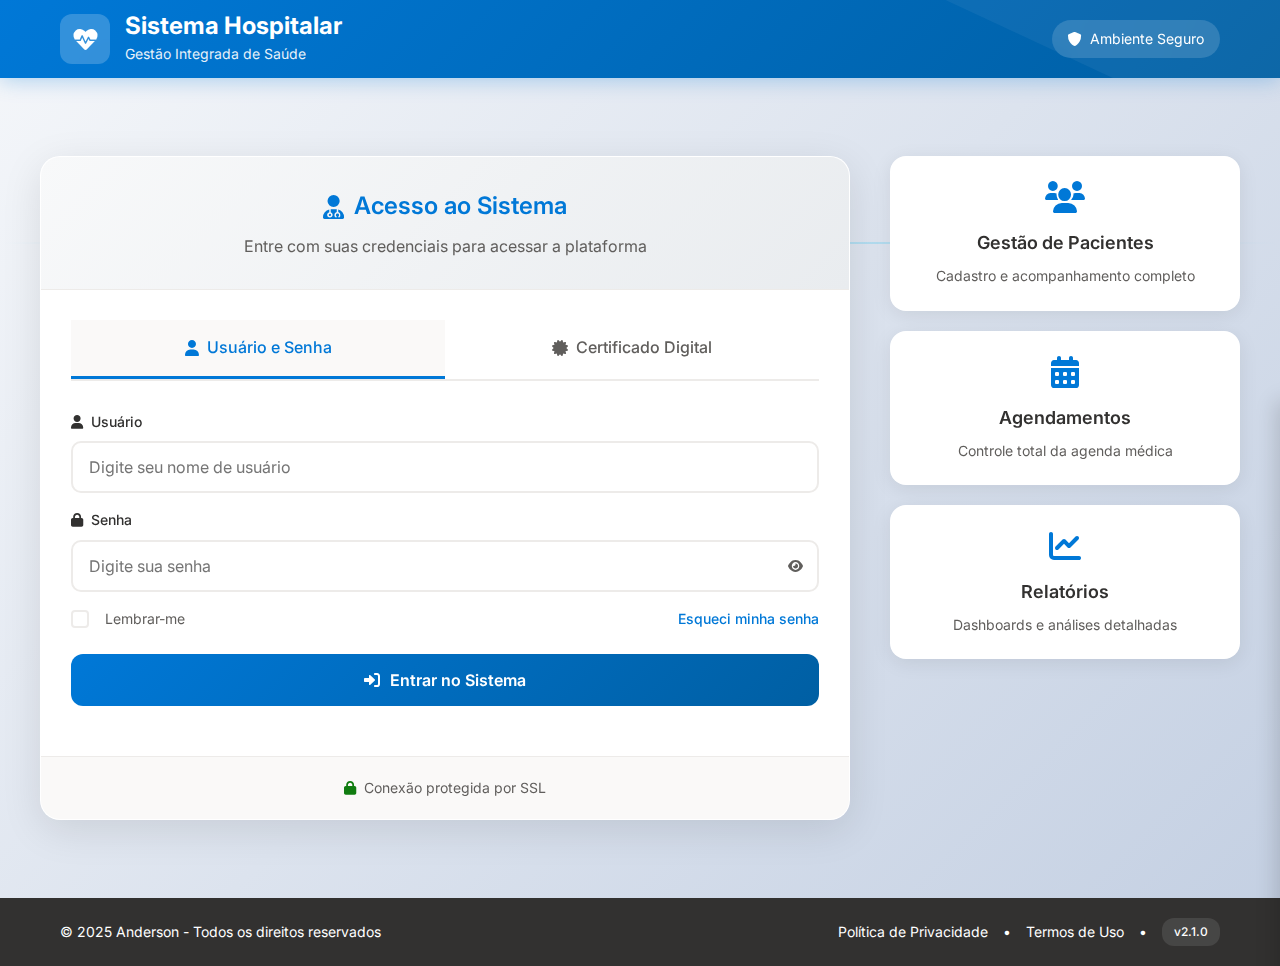
<file: templates/index.html>
<!DOCTYPE html>
<html lang="pt-br">
<head>
    <meta charset="UTF-8">
    <meta name="viewport" content="width=device-width, initial-scale=1.0">
    <title>Sistema de Gestão Hospitalar - Login</title>
    <link rel="stylesheet" href="/static/css/style.css">
    <link rel="stylesheet" href="/static/css/responsive.css">
    <link rel="stylesheet" href="/static/css/mobile-portrait-fix.css">
    <link rel="stylesheet" href="https://cdnjs.cloudflare.com/ajax/libs/font-awesome/6.0.0/css/all.min.css">
    <link rel="preconnect" href="https://fonts.googleapis.com">
    <link rel="preconnect" href="https://fonts.gstatic.com" crossorigin>
    <link href="https://fonts.googleapis.com/css2?family=Inter:wght@300;400;500;600;700&display=swap" rel="stylesheet">
</head>
<body>
    <!-- Header moderno -->
    <header class="login-header">
        <div class="header-content">
            <div class="logo-section">
                <div class="medical-icon">
                    <i class="fas fa-heartbeat"></i>
                </div>
                <div class="logo-text">
                    <h1>Sistema Hospitalar</h1>
                    <span>Gestão Integrada de Saúde</span>
                </div>
            </div>
            <div class="header-info">
                <div class="status-indicator">
                    <i class="fas fa-shield-alt"></i>
                    <span>Ambiente Seguro</span>
                </div>
            </div>
        </div>
    </header>

    <div class="login-main-container">
        <div class="login-background">
            <!-- Elementos decorativos médicos -->
            <div class="medical-pattern">
                <div class="heartbeat-line"></div>
                <div class="medical-cross-bg"></div>
                <div class="pulse-circle"></div>
            </div>
        </div>
        
        <div class="login-content-wrapper">
            <div class="login-card">
                <div class="login-card-header">
                    <div class="welcome-section">
                        <h2><i class="fas fa-user-md"></i> Acesso ao Sistema</h2>
                        <p>Entre com suas credenciais para acessar a plataforma</p>
                    </div>
                </div>
                
                <div class="login-card-body">
                    <div class="tab-container">
                        <div class="tabs">
                            <div class="tab active" onclick="switchTab('login-tab')">
                                <i class="fas fa-user"></i>
                                <span>Usuário e Senha</span>
                            </div>
                            <div class="tab" onclick="switchTab('certificate-tab')">
                                <i class="fas fa-certificate"></i>
                                <span>Certificado Digital</span>
                            </div>
                        </div>
                        
                        <div id="login-tab" class="tab-content active">
                            <form id="loginForm" method="POST" action="/login">
                                <input type="hidden" name="csrf_token" value="{{ csrf_token() }}">
                                
                                <div class="form-group">
                                    <label for="username">
                                        <i class="fas fa-user"></i>
                                        Usuário
                                    </label>
                                    <input type="text" id="username" name="username" 
                                           placeholder="Digite seu nome de usuário" required>
                                </div>
                                
                                <div class="form-group">
                                    <label for="password">
                                        <i class="fas fa-lock"></i>
                                        Senha
                                    </label>
                                    <div class="password-input-wrapper">
                                        <input type="password" id="password" name="password" 
                                               placeholder="Digite sua senha" required>
                                        <button type="button" class="toggle-password" onclick="togglePassword()">
                                            <i class="fas fa-eye"></i>
                                        </button>
                                    </div>
                                </div>
                                
                                <div class="form-options">
                                    <label class="remember-me">
                                        <input type="checkbox" name="remember">
                                        <span class="checkmark"></span>
                                        Lembrar-me
                                    </label>
                                    <a href="#" class="forgot-password">Esqueci minha senha</a>
                                </div>
                                
                                <button type="submit" class="login-btn">
                                    <i class="fas fa-sign-in-alt"></i>
                                    Entrar no Sistema
                                </button>
                            </form>
                            
                            <div id="mensagem" class="message-container"></div>
                        </div>
                        
                        <div id="certificate-tab" class="tab-content">
                            <div class="certificate-section">
                                <div class="certificate-info">
                                    <i class="fas fa-info-circle"></i>
                                    <p>Utilize seu certificado digital A1 ou A3 para acessar o sistema de forma segura.</p>
                                </div>
                                
                                <button type="button" class="certificate-btn" onclick="selectCertificate()">
                                    <i class="fas fa-certificate"></i>
                                    Selecionar Certificado Digital
                                </button>
                                
                                <div id="selected-certificate" class="certificate-selected">
                                    <p>Certificado selecionado:</p>
                                    <p id="certificate-info" class="certificate-name"></p>
                                </div>
                                
                                <button type="button" class="login-btn certificate-login" onclick="loginWithCertificate()">
                                    <i class="fas fa-shield-alt"></i>
                                    Entrar com Certificado
                                </button>
                            </div>
                        </div>
                    </div>
                </div>
                
                <div class="login-card-footer">
                    <div class="security-info">
                        <i class="fas fa-lock"></i>
                        <span>Conexão protegida por SSL</span>
                    </div>
                </div>
            </div>
            
            <!-- Informações do sistema -->
            <div class="system-info">
                <div class="info-card">
                    <i class="fas fa-users"></i>
                    <h3>Gestão de Pacientes</h3>
                    <p>Cadastro e acompanhamento completo</p>
                </div>
                <div class="info-card">
                    <i class="fas fa-calendar-alt"></i>
                    <h3>Agendamentos</h3>
                    <p>Controle total da agenda médica</p>
                </div>
                <div class="info-card">
                    <i class="fas fa-chart-line"></i>
                    <h3>Relatórios</h3>
                    <p>Dashboards e análises detalhadas</p>
                </div>
            </div>
        </div>
    </div>
    
    <!-- Painel de ajuda lateral -->
    <div class="help-panel">
        <div class="help-trigger" onclick="toggleHelp()">
            <i class="fas fa-question-circle"></i>
            <span>Ajuda</span>
        </div>
        <div class="help-content" id="helpContent">
            <div class="help-header">
                <h3><i class="fas fa-life-ring"></i> Central de Ajuda</h3>
                <button class="close-help" onclick="toggleHelp()">
                    <i class="fas fa-times"></i>
                </button>
            </div>
            <div class="help-body">
                <div class="help-section">
                    <h4><i class="fas fa-phone"></i> Suporte Técnico</h4>
                    <p>Segunda a Sexta: 8h às 18h</p>
                    <p><strong>Tel:</strong> (11) 1234-5678</p>
                    <p><strong>Email:</strong> suporte@hospitalar.com</p>
                </div>
                
                <div class="help-section">
                    <h4><i class="fas fa-key"></i> Problemas de Acesso</h4>
                    <ul>
                        <li>Verifique seu usuário e senha</li>
                        <li>Certifique-se que o Caps Lock está desabilitado</li>
                        <li>Entre em contato com o administrador</li>
                    </ul>
                </div>
                
                <div class="help-section">
                    <h4><i class="fas fa-certificate"></i> Certificado Digital</h4>
                    <ul>
                        <li>Verifique se está instalado no navegador</li>
                        <li>Confirme se está dentro da validade</li>
                        <li>Reinicie o navegador se necessário</li>
                    </ul>
                </div>
                
                <div class="help-section">
                    <h4><i class="fas fa-shield-alt"></i> Segurança</h4>
                    <p>Este sistema utiliza criptografia SSL/TLS para proteger suas informações durante a transmissão.</p>
                </div>
            </div>
        </div>
    </div>
    
    <footer class="login-footer">
        <div class="footer-content">
            <div class="footer-left">
                <p>&copy; 2025 Anderson - Todos os direitos reservados</p>
            </div>
            <div class="footer-right">
                <a href="#" onclick="showPrivacyPolicy()">Política de Privacidade</a>
                <span>•</span>
                <a href="#" onclick="showTerms()">Termos de Uso</a>
                <span>•</span>
                <span class="version">v2.1.0</span>
            </div>
        </div>
    </footer>
    
    <script src="/static/js/notifications.js"></script>
    <script src="/static/js/main.js"></script>
    <script>
        // Login form submission
        document.getElementById('loginForm').addEventListener('submit', function(e) {
            e.preventDefault();
            
            const submitBtn = this.querySelector('button[type="submit"]');
            const originalText = submitBtn.innerHTML;
            
            // Loading state
            submitBtn.innerHTML = '<i class="fas fa-spinner fa-spin"></i> Entrando...';
            submitBtn.disabled = true;
            
            fetch('/login', {
                method: 'POST',
                headers: {
                    'Content-Type': 'application/x-www-form-urlencoded',
                    'X-CSRFToken': document.querySelector('input[name="csrf_token"]').value
                },
                body: new URLSearchParams(new FormData(this))
            })
            .then(response => response.json())
            .then(data => {
                if (data.status === 'success') {
                    showMessage('Login realizado com sucesso! Redirecionando...', 'success');
                    setTimeout(() => {
                        window.location.href = '/modulos';
                    }, 1500);
                } else if (data.status === 'pending_2fa') {
                    showMessage(data.message, 'warning');
                    // Implementar 2FA modal aqui se necessário
                } else {
                    showMessage(data.message, 'error');
                }
            })
            .catch(error => {
                console.error('Erro:', error);
                showMessage('Erro ao realizar login. Verifique sua conexão e tente novamente.', 'error');
            })
            .finally(() => {
                // Restore button
                submitBtn.innerHTML = originalText;
                submitBtn.disabled = false;
            });
        });

        // Switch tabs
        function switchTab(tabId) {
            // Remove active class from all tabs and contents
            document.querySelectorAll('.tab').forEach(tab => tab.classList.remove('active'));
            document.querySelectorAll('.tab-content').forEach(content => content.classList.remove('active'));
            
            // Add active class to clicked tab and corresponding content
            event.target.classList.add('active');
            document.getElementById(tabId).classList.add('active');
        }

        // Toggle password visibility
        function togglePassword() {
            const passwordInput = document.getElementById('password');
            const toggleBtn = document.querySelector('.toggle-password i');
            
            if (passwordInput.type === 'password') {
                passwordInput.type = 'text';
                toggleBtn.className = 'fas fa-eye-slash';
            } else {
                passwordInput.type = 'password';
                toggleBtn.className = 'fas fa-eye';
            }
        }

        // Show messages
        function showMessage(message, type) {
            const messageContainer = document.getElementById('mensagem');
            messageContainer.innerHTML = `
                <div class="alert alert-${type}">
                    <i class="fas fa-${getIconForType(type)}"></i>
                    ${message}
                </div>
            `;
            
            // Auto hide after 5 seconds
            setTimeout(() => {
                messageContainer.innerHTML = '';
            }, 5000);
        }

        function getIconForType(type) {
            switch(type) {
                case 'success': return 'check-circle';
                case 'error': return 'exclamation-circle';
                case 'warning': return 'exclamation-triangle';
                default: return 'info-circle';
            }
        }

        // Certificate functions
        function selectCertificate() {
            // Simular seleção de certificado
            document.getElementById('selected-certificate').style.display = 'block';
            document.getElementById('certificate-info').textContent = 'João Silva - CPF: 123.456.789-00';
            showMessage('Certificado selecionado com sucesso!', 'success');
        }

        function loginWithCertificate() {
            showMessage('Funcionalidade de certificado digital em desenvolvimento.', 'warning');
        }

        // Help panel
        function toggleHelp() {
            const helpContent = document.getElementById('helpContent');
            helpContent.classList.toggle('active');
        }

        // Privacy and terms
        function showPrivacyPolicy() {
            alert('Política de Privacidade - Em desenvolvimento');
        }

        function showTerms() {
            alert('Termos de Uso - Em desenvolvimento');
        }

        // Animations on load
        document.addEventListener('DOMContentLoaded', function() {
            // Animate elements on page load
            const elements = document.querySelectorAll('.login-card, .info-card, .help-trigger');
            elements.forEach((el, index) => {
                el.style.opacity = '0';
                el.style.transform = 'translateY(20px)';
                
                setTimeout(() => {
                    el.style.transition = 'all 0.6s ease';
                    el.style.opacity = '1';
                    el.style.transform = 'translateY(0)';
                }, index * 200);
            });
        });
    </script>
    
    <!-- JavaScript Responsivo -->
    <script src="/static/js/responsive.js"></script>
</body>
</html>
</file>
<file: static/css/style.css>
* {
    margin: 0;
    padding: 0;
    box-sizing: border-box;
    font-family: 'Inter', 'Segoe UI', Tahoma, Geneva, Verdana, sans-serif;
}

:root {
    --primary-color: #0078D7;
    --primary-dark: #005FA3;
    --secondary-color: #00BCF2;
    --success-color: #107C10;
    --warning-color: #FFB900;
    --error-color: #D13438;
    --text-primary: #323130;
    --text-secondary: #605E5C;
    --background-light: #FAF9F8;
    --background-white: #FFFFFF;
    --border-light: #EDEBE9;
    --shadow-light: rgba(0, 0, 0, 0.1);
    --shadow-medium: rgba(0, 0, 0, 0.16);
}

body {
    background: linear-gradient(135deg, #f5f7fa 0%, #c3cfe2 100%);
    min-height: 100vh;
    margin: 0;
    overflow-x: hidden;
    position: relative;
    color: var(--text-primary);
}

/* Header moderno */
.login-header {
    background: linear-gradient(135deg, var(--primary-color), var(--primary-dark));
    color: white;
    padding: 15px 0;
    box-shadow: 0 2px 20px rgba(0, 120, 215, 0.3);
    position: relative;
    overflow: hidden;
}

.login-header::before {
    content: '';
    position: absolute;
    top: -50%;
    right: -20%;
    width: 50%;
    height: 200%;
    background: rgba(255, 255, 255, 0.05);
    transform: rotate(25deg);
}

.header-content {
    max-width: 1200px;
    margin: 0 auto;
    padding: 0 20px;
    display: flex;
    justify-content: space-between;
    align-items: center;
    position: relative;
    z-index: 2;
}

.logo-section {
    display: flex;
    align-items: center;
    gap: 15px;
}

.medical-icon {
    width: 50px;
    height: 50px;
    background: rgba(255, 255, 255, 0.2);
    border-radius: 12px;
    display: flex;
    align-items: center;
    justify-content: center;
    font-size: 24px;
    backdrop-filter: blur(10px);
}

.logo-text h1 {
    font-size: 24px;
    font-weight: 700;
    margin: 0;
    line-height: 1.2;
}

.logo-text span {
    font-size: 14px;
    opacity: 0.9;
    font-weight: 400;
}

.header-info {
    display: flex;
    align-items: center;
}

.status-indicator {
    display: flex;
    align-items: center;
    gap: 8px;
    background: rgba(255, 255, 255, 0.15);
    padding: 8px 16px;
    border-radius: 20px;
    font-size: 14px;
    backdrop-filter: blur(10px);
}

/* Container principal */
.login-main-container {
    min-height: calc(100vh - 80px);
    display: flex;
    align-items: center;
    justify-content: center;
    padding: 40px 20px;
    position: relative;
}

.login-background {
    position: absolute;
    top: 0;
    left: 0;
    right: 0;
    bottom: 0;
    overflow: hidden;
    z-index: 1;
}

.medical-pattern {
    position: relative;
    width: 100%;
    height: 100%;
}

.heartbeat-line {
    position: absolute;
    top: 20%;
    left: 0;
    right: 0;
    height: 2px;
    background: linear-gradient(90deg, transparent, var(--secondary-color), transparent);
    opacity: 0.3;
    animation: heartbeat 3s infinite;
}

.medical-cross-bg {
    position: absolute;
    top: 60%;
    right: 10%;
    width: 100px;
    height: 100px;
    opacity: 0.1;
}

.medical-cross-bg::before,
.medical-cross-bg::after {
    content: '';
    position: absolute;
    background: var(--primary-color);
}

.medical-cross-bg::before {
    width: 60%;
    height: 20%;
    top: 40%;
    left: 20%;
}

.medical-cross-bg::after {
    height: 60%;
    width: 20%;
    left: 40%;
    top: 20%;
}

.pulse-circle {
    position: absolute;
    bottom: 20%;
    left: 15%;
    width: 80px;
    height: 80px;
    border: 2px solid var(--primary-color);
    border-radius: 50%;
    opacity: 0.2;
    animation: pulse 4s infinite;
}

@keyframes heartbeat {
    0%, 100% { transform: scaleX(0); opacity: 0; }
    50% { transform: scaleX(1); opacity: 0.3; }
}

@keyframes pulse {
    0% { transform: scale(1); opacity: 0.2; }
    50% { transform: scale(1.2); opacity: 0.1; }
    100% { transform: scale(1); opacity: 0.2; }
}

.login-content-wrapper {
    width: 100%;
    max-width: 1200px;
    display: grid;
    grid-template-columns: 1fr 350px;
    gap: 40px;
    align-items: start;
    position: relative;
    z-index: 2;
}

/* Card de login */
.login-card {
    background: var(--background-white);
    border-radius: 20px;
    box-shadow: 0 10px 40px rgba(0, 0, 0, 0.1);
    overflow: hidden;
    backdrop-filter: blur(20px);
    border: 1px solid rgba(255, 255, 255, 0.2);
}

.login-card-header {
    background: linear-gradient(135deg, #f8f9fa, #e9ecef);
    padding: 30px;
    text-align: center;
    border-bottom: 1px solid var(--border-light);
}

.welcome-section h2 {
    color: var(--primary-color);
    font-size: 24px;
    font-weight: 600;
    margin-bottom: 8px;
    display: flex;
    align-items: center;
    justify-content: center;
    gap: 10px;
}

.welcome-section p {
    color: var(--text-secondary);
    font-size: 16px;
    margin: 0;
}

.login-card-body {
    padding: 30px;
}

/* Tabs */
.tab-container {
    width: 100%;
}

.tabs {
    display: flex;
    border-bottom: 2px solid var(--border-light);
    margin-bottom: 30px;
}

.tab {
    flex: 1;
    padding: 15px 20px;
    text-align: center;
    color: var(--text-secondary);
    cursor: pointer;
    transition: all 0.3s ease;
    border-bottom: 3px solid transparent;
    display: flex;
    align-items: center;
    justify-content: center;
    gap: 8px;
    font-weight: 500;
}

.tab:hover {
    background: var(--background-light);
    color: var(--primary-color);
}

.tab.active {
    color: var(--primary-color);
    border-bottom-color: var(--primary-color);
    background: var(--background-light);
}

.tab-content {
    display: none;
}

.tab-content.active {
    display: block;
    animation: fadeInUp 0.4s ease;
}

@keyframes fadeInUp {
    from {
        opacity: 0;
        transform: translateY(20px);
    }
    to {
        opacity: 1;
        transform: translateY(0);
    }
}

/* Form groups */
.form-group {
    margin-bottom: 24px;
}

.form-group label {
    display: flex;
    align-items: center;
    gap: 8px;
    margin-bottom: 8px;
    color: var(--text-primary);
    font-weight: 500;
    font-size: 14px;
}

.form-group input {
    width: 100%;
    padding: 14px 16px;
    border: 2px solid var(--border-light);
    background: var(--background-white);
    color: var(--text-primary);
    border-radius: 10px;
    font-size: 16px;
    transition: all 0.3s ease;
}

.form-group input:focus {
    border-color: var(--primary-color);
    outline: none;
    box-shadow: 0 0 0 3px rgba(0, 120, 215, 0.1);
}

.form-group input.is-invalid {
    border-color: var(--error-color);
    box-shadow: 0 0 0 3px rgba(209, 52, 56, 0.1);
}

.form-group input.is-valid {
    border-color: var(--success-color);
    box-shadow: 0 0 0 3px rgba(16, 124, 16, 0.1);
}

.password-input-wrapper {
    position: relative;
}

.toggle-password {
    position: absolute;
    right: 12px;
    top: 50%;
    transform: translateY(-50%);
    background: none;
    border: none;
    color: var(--text-secondary);
    cursor: pointer;
    padding: 4px;
    border-radius: 4px;
    transition: color 0.3s ease;
}

.toggle-password:hover {
    color: var(--primary-color);
}

/* Form options */
.form-options {
    display: flex;
    justify-content: space-between;
    align-items: center;
    margin-bottom: 24px;
}

.remember-me {
    display: flex;
    align-items: center;
    gap: 8px;
    cursor: pointer;
    color: var(--text-secondary);
    font-size: 14px;
}

.remember-me input[type="checkbox"] {
    appearance: none;
    width: 18px;
    height: 18px;
    border: 2px solid var(--border-light);
    border-radius: 4px;
    position: relative;
    cursor: pointer;
    transition: all 0.3s ease;
}

.remember-me input[type="checkbox"]:checked {
    background: var(--primary-color);
    border-color: var(--primary-color);
}

.remember-me input[type="checkbox"]:checked::after {
    content: '✓';
    position: absolute;
    top: -2px;
    left: 2px;
    color: white;
    font-size: 12px;
    font-weight: bold;
}

.forgot-password {
    color: var(--primary-color);
    text-decoration: none;
    font-size: 14px;
    font-weight: 500;
    transition: color 0.3s ease;
}

.forgot-password:hover {
    color: var(--primary-dark);
    text-decoration: underline;
}

/* Buttons */
.login-btn {
    width: 100%;
    padding: 16px;
    background: linear-gradient(135deg, var(--primary-color), var(--primary-dark));
    color: white;
    border: none;
    border-radius: 12px;
    font-size: 16px;
    font-weight: 600;
    cursor: pointer;
    transition: all 0.3s ease;
    display: flex;
    align-items: center;
    justify-content: center;
    gap: 10px;
    position: relative;
    overflow: hidden;
}

.login-btn::before {
    content: '';
    position: absolute;
    top: 0;
    left: -100%;
    width: 100%;
    height: 100%;
    background: linear-gradient(90deg, transparent, rgba(255, 255, 255, 0.2), transparent);
    transition: left 0.5s ease;
}

.login-btn:hover::before {
    left: 100%;
}

.login-btn:hover {
    transform: translateY(-2px);
    box-shadow: 0 8px 25px rgba(0, 120, 215, 0.3);
}

.login-btn:active {
    transform: translateY(0);
}

.login-btn:disabled {
    opacity: 0.7;
    cursor: not-allowed;
    transform: none;
}

/* Certificate section */
.certificate-section {
    text-align: center;
}

.certificate-info {
    background: var(--background-light);
    padding: 20px;
    border-radius: 10px;
    margin-bottom: 20px;
    display: flex;
    align-items: flex-start;
    gap: 12px;
}

.certificate-info i {
    color: var(--primary-color);
    margin-top: 2px;
}

.certificate-info p {
    color: var(--text-secondary);
    font-size: 14px;
    line-height: 1.5;
    margin: 0;
}

.certificate-btn {
    width: 100%;
    padding: 16px;
    background: var(--background-white);
    color: var(--primary-color);
    border: 2px solid var(--primary-color);
    border-radius: 12px;
    font-size: 16px;
    font-weight: 500;
    cursor: pointer;
    transition: all 0.3s ease;
    display: flex;
    align-items: center;
    justify-content: center;
    gap: 10px;
    margin-bottom: 20px;
}

.certificate-btn:hover {
    background: var(--primary-color);
    color: white;
    transform: translateY(-2px);
    box-shadow: 0 8px 25px rgba(0, 120, 215, 0.2);
}

.certificate-selected {
    background: var(--background-light);
    padding: 15px;
    border-radius: 8px;
    margin-bottom: 20px;
    display: none;
}

.certificate-selected p:first-child {
    color: var(--text-secondary);
    font-size: 14px;
    margin-bottom: 5px;
}

.certificate-name {
    color: var(--primary-color);
    font-weight: 600;
    margin: 0;
}

.certificate-login {
    background: linear-gradient(135deg, var(--success-color), #0e6e0e);
}

.certificate-login:hover {
    box-shadow: 0 8px 25px rgba(16, 124, 16, 0.3);
}

/* Footer do card */
.login-card-footer {
    background: var(--background-light);
    padding: 20px 30px;
    border-top: 1px solid var(--border-light);
    text-align: center;
}

.security-info {
    display: flex;
    align-items: center;
    justify-content: center;
    gap: 8px;
    color: var(--text-secondary);
    font-size: 14px;
}

.security-info i {
    color: var(--success-color);
}

/* Info cards laterais */
.system-info {
    display: flex;
    flex-direction: column;
    gap: 20px;
}

.info-card {
    background: var(--background-white);
    padding: 24px;
    border-radius: 16px;
    box-shadow: 0 4px 20px rgba(0, 0, 0, 0.08);
    text-align: center;
    transition: all 0.3s ease;
    border: 1px solid rgba(255, 255, 255, 0.2);
}

.info-card:hover {
    transform: translateY(-4px);
    box-shadow: 0 8px 30px rgba(0, 0, 0, 0.12);
}

.info-card i {
    font-size: 32px;
    color: var(--primary-color);
    margin-bottom: 16px;
    display: block;
}

.info-card h3 {
    color: var(--text-primary);
    font-size: 18px;
    font-weight: 600;
    margin-bottom: 8px;
}

.info-card p {
    color: var(--text-secondary);
    font-size: 14px;
    margin: 0;
    line-height: 1.4;
}

/* Help panel */
.help-panel {
    position: fixed;
    right: 0;
    top: 50%;
    transform: translateY(-50%);
    z-index: 1000;
}

.help-trigger {
    background: var(--primary-color);
    color: white;
    padding: 15px 12px 15px 20px;
    cursor: pointer;
    border-radius: 12px 0 0 12px;
    box-shadow: -4px 0 20px rgba(0, 120, 215, 0.3);
    transition: all 0.3s ease;
    display: flex;
    align-items: center;
    gap: 8px;
    font-weight: 500;
    writing-mode: vertical-lr;
    text-orientation: mixed;
}

.help-trigger:hover {
    background: var(--primary-dark);
    transform: translateX(-5px);
}

.help-content {
    position: fixed;
    right: -400px;
    top: 0;
    width: 400px;
    height: 100vh;
    background: var(--background-white);
    box-shadow: -4px 0 20px rgba(0, 0, 0, 0.15);
    transition: right 0.4s ease;
    overflow-y: auto;
    z-index: 1001;
}

.help-content.active {
    right: 0;
}

.help-header {
    background: var(--primary-color);
    color: white;
    padding: 20px;
    display: flex;
    justify-content: space-between;
    align-items: center;
}

.help-header h3 {
    margin: 0;
    font-size: 18px;
    font-weight: 600;
}

.close-help {
    background: none;
    border: none;
    color: white;
    font-size: 20px;
    cursor: pointer;
    padding: 5px;
    border-radius: 4px;
    transition: background 0.3s ease;
}

.close-help:hover {
    background: rgba(255, 255, 255, 0.2);
}

.help-body {
    padding: 30px 20px;
}

.help-section {
    margin-bottom: 30px;
}

.help-section h4 {
    color: var(--primary-color);
    font-size: 16px;
    font-weight: 600;
    margin-bottom: 12px;
    display: flex;
    align-items: center;
    gap: 8px;
}

.help-section p,
.help-section li {
    color: var(--text-secondary);
    font-size: 14px;
    line-height: 1.6;
    margin-bottom: 8px;
}

.help-section ul {
    margin-left: 20px;
}

.help-section strong {
    color: var(--text-primary);
}

/* Footer */
.login-footer {
    background: var(--text-primary);
    color: white;
    padding: 20px 0;
    margin-top: auto;
}

.footer-content {
    max-width: 1200px;
    margin: 0 auto;
    padding: 0 20px;
    display: flex;
    justify-content: space-between;
    align-items: center;
    flex-wrap: wrap;
    gap: 20px;
}

.footer-left p {
    margin: 0;
    font-size: 14px;
}

.footer-right {
    display: flex;
    align-items: center;
    gap: 15px;
    font-size: 14px;
}

.footer-right a {
    color: white;
    text-decoration: none;
    transition: color 0.3s ease;
}

.footer-right a:hover {
    color: var(--secondary-color);
}

.version {
    background: rgba(255, 255, 255, 0.1);
    padding: 4px 12px;
    border-radius: 12px;
    font-size: 12px;
    font-weight: 500;
}

/* Message alerts */
.message-container {
    margin-top: 20px;
}

.alert {
    padding: 12px 16px;
    border-radius: 8px;
    display: flex;
    align-items: center;
    gap: 10px;
    font-size: 14px;
    margin-bottom: 15px;
    border: 1px solid;
    animation: slideInDown 0.4s ease;
}

@keyframes slideInDown {
    from {
        opacity: 0;
        transform: translateY(-20px);
    }
    to {
        opacity: 1;
        transform: translateY(0);
    }
}

.alert-success {
    background: rgba(16, 124, 16, 0.1);
    border-color: var(--success-color);
    color: var(--success-color);
}

.alert-error {
    background: rgba(209, 52, 56, 0.1);
    border-color: var(--error-color);
    color: var(--error-color);
}

.alert-warning {
    background: rgba(255, 185, 0, 0.1);
    border-color: var(--warning-color);
    color: #8A6914;
}

/* Estilos adicionais para melhorar a experiência */
@keyframes spin {
    0% { transform: rotate(0deg); }
    100% { transform: rotate(360deg); }
}

.fa-spinner.fa-spin {
    animation: spin 1s linear infinite;
}

.info-card:hover i {
    transform: scale(1.1);
    transition: transform 0.3s ease;
}

html {
    scroll-behavior: smooth;
}

button:focus,
input:focus,
.tab:focus {
    outline: 3px solid rgba(0, 120, 215, 0.3);
    outline-offset: 2px;
}

@media (prefers-reduced-motion: reduce) {
    *,
    *::before,
    *::after {
        animation-duration: 0.01ms !important;
        animation-iteration-count: 1 !important;
        transition-duration: 0.01ms !important;
    }
}

@media (prefers-contrast: high) {
    :root {
        --border-light: #000000;
        --text-secondary: #000000;
    }
}

@media (prefers-color-scheme: dark) {
    /* Futura implementação do modo escuro */
}

@media print {
    .help-panel,
    .system-info,
    .login-footer {
        display: none;
    }
    
    .login-card {
        box-shadow: none;
        border: 1px solid #000;
    }
}
</file>
<file: static/css/responsive.css>
/* =========================================
   SISTEMA HOSPITALAR - CSS RESPONSIVO
   Design Mobile-First para todas as telas
   ========================================= */

/* ====================================
   BREAKPOINTS PADRÃO
   ==================================== */
/*
  Mobile:      até 767px
  Tablet:      768px - 1023px  
  Desktop:     1024px+
  Large:       1440px+
*/

/* ====================================
   RESET E CONFIGURAÇÕES BASE
   ==================================== */
* {
    box-sizing: border-box;
}

/* Viewport meta configurado no HTML */
html {
    font-size: 16px; /* Base para rem */
    -webkit-text-size-adjust: 100%;
    -ms-text-size-adjust: 100%;
}

body {
    font-family: 'Inter', 'Segoe UI', system-ui, -apple-system, sans-serif;
    line-height: 1.6;
    -webkit-font-smoothing: antialiased;
    -moz-osx-font-smoothing: grayscale;
    overflow-x: hidden;
}

/* ====================================
   CONTAINER RESPONSIVO
   ==================================== */
.container {
    width: 100%;
    max-width: 1200px;
    margin: 0 auto;
    padding: 0 1rem;
}

/* Mobile */
@media (max-width: 767px) {
    .container {
        padding: 0 0.75rem;
    }
}

/* Tablet */
@media (min-width: 768px) and (max-width: 1023px) {
    .container {
        padding: 0 1.5rem;
    }
}

/* Desktop */
@media (min-width: 1024px) {
    .container {
        padding: 0 2rem;
    }
}

/* ====================================
   HEADER RESPONSIVO
   ==================================== */
.login-header {
    padding: 0.75rem 0;
}

.header-content {
    display: flex;
    justify-content: space-between;
    align-items: center;
    flex-wrap: wrap;
    gap: 1rem;
}

/* Mobile Header */
@media (max-width: 767px) {
    .login-header {
        padding: 0.5rem 0;
    }
    
    .header-content {
        flex-direction: column;
        text-align: center;
        gap: 0.5rem;
    }
    
    .logo-section {
        justify-content: center;
    }
    
    .medical-icon {
        width: 40px;
        height: 40px;
        font-size: 20px;
    }
    
    .logo-text h1 {
        font-size: 1.25rem; /* 20px */
    }
    
    .logo-text span {
        font-size: 0.75rem; /* 12px */
    }
    
    .header-info {
        display: none; /* Oculta informações extras no mobile */
    }
}

/* Tablet Header */
@media (min-width: 768px) and (max-width: 1023px) {
    .logo-text h1 {
        font-size: 1.375rem; /* 22px */
    }
    
    .header-info {
        flex-direction: column;
        gap: 0.25rem;
    }
}

/* ====================================
   CARDS E CONTAINERS RESPONSIVOS
   ==================================== */
.card, .login-container {
    border-radius: 12px;
    padding: 1.5rem;
    margin: 1rem 0;
    box-shadow: 0 4px 20px rgba(0, 0, 0, 0.1);
}

/* Mobile Cards */
@media (max-width: 767px) {
    .card, .login-container {
        border-radius: 8px;
        padding: 1rem;
        margin: 0.5rem 0;
    }
}

/* ====================================
   FORMULÁRIOS RESPONSIVOS
   ==================================== */
.form-group {
    margin-bottom: 1rem;
}

.form-control {
    width: 100%;
    padding: 0.75rem;
    border: 1px solid #ddd;
    border-radius: 6px;
    font-size: 1rem;
    transition: all 0.3s ease;
}

/* Mobile Forms */
@media (max-width: 767px) {
    .form-control {
        padding: 0.875rem; /* Maior para touch */
        font-size: 1rem; /* Evita zoom no iOS */
        border-radius: 8px;
    }
    
    /* Botões maiores para touch */
    .btn {
        padding: 0.875rem 1.5rem;
        font-size: 1rem;
        min-height: 44px; /* Mínimo recomendado */
    }
}

/* Tablet Forms */
@media (min-width: 768px) and (max-width: 1023px) {
    .form-control {
        padding: 0.8rem;
    }
}

/* ====================================
   GRID RESPONSIVO
   ==================================== */
.row {
    display: flex;
    flex-wrap: wrap;
    margin: 0 -0.5rem;
}

.col {
    flex: 1;
    padding: 0 0.5rem;
}

/* Mobile Grid - Stack verticalmente */
@media (max-width: 767px) {
    .row {
        flex-direction: column;
        margin: 0;
    }
    
    .col {
        padding: 0.25rem 0;
    }
    
    .col-md-6,
    .col-lg-4,
    .col-lg-6 {
        width: 100%;
        flex: none;
    }
}

/* Tablet Grid */
@media (min-width: 768px) and (max-width: 1023px) {
    .col-md-6 {
        width: 50%;
        flex: none;
    }
    
    .col-lg-4 {
        width: 50%; /* 2 colunas no tablet */
        flex: none;
    }
}

/* Desktop Grid */
@media (min-width: 1024px) {
    .col-lg-4 {
        width: 33.333%;
        flex: none;
    }
    
    .col-lg-6 {
        width: 50%;
        flex: none;
    }
}

/* ====================================
   TABELAS RESPONSIVAS
   ==================================== */
.table-responsive {
    width: 100%;
    overflow-x: auto;
    -webkit-overflow-scrolling: touch;
}

.table {
    width: 100%;
    min-width: 600px; /* Mínimo para manter legibilidade */
}

/* Mobile Tables */
@media (max-width: 767px) {
    .table-responsive {
        border-radius: 8px;
        box-shadow: 0 2px 8px rgba(0, 0, 0, 0.1);
    }
    
    .table {
        font-size: 0.875rem;
        min-width: 500px;
    }
    
    .table th,
    .table td {
        padding: 0.5rem;
        white-space: nowrap;
    }
}

/* ====================================
   NAVEGAÇÃO RESPONSIVA
   ==================================== */
.navbar {
    display: flex;
    justify-content: space-between;
    align-items: center;
    padding: 1rem 0;
}

.nav-menu {
    display: flex;
    list-style: none;
    gap: 1rem;
    margin: 0;
    padding: 0;
}

/* Mobile Navigation */
@media (max-width: 767px) {
    .nav-menu {
        display: none; /* Oculta menu padrão */
        position: fixed;
        top: 0;
        left: 0;
        width: 100%;
        height: 100vh;
        background: rgba(0, 0, 0, 0.9);
        flex-direction: column;
        justify-content: center;
        align-items: center;
        z-index: 1000;
    }
    
    .nav-menu.active {
        display: flex;
    }
    
    .nav-menu li {
        margin: 1rem 0;
    }
    
    .nav-menu a {
        color: white;
        font-size: 1.25rem;
        text-decoration: none;
    }
    
    /* Botão hambúrguer */
    .mobile-menu-btn {
        display: block;
        background: none;
        border: none;
        font-size: 1.5rem;
        color: white;
        cursor: pointer;
    }
}

/* Desktop Navigation */
@media (min-width: 768px) {
    .mobile-menu-btn {
        display: none;
    }
}

/* ====================================
   BOTÕES RESPONSIVOS
   ==================================== */
.btn {
    display: inline-block;
    padding: 0.75rem 1.5rem;
    border: none;
    border-radius: 6px;
    font-size: 0.875rem;
    font-weight: 500;
    text-align: center;
    text-decoration: none;
    cursor: pointer;
    transition: all 0.3s ease;
    min-width: fit-content;
}

/* Mobile Buttons */
@media (max-width: 767px) {
    .btn {
        width: 100%;
        padding: 1rem;
        font-size: 1rem;
        border-radius: 8px;
    }
    
    .btn-group {
        display: flex;
        flex-direction: column;
        gap: 0.5rem;
    }
    
    .btn-group .btn {
        width: 100%;
    }
}

/* ====================================
   MODAIS RESPONSIVOS
   ==================================== */
.modal {
    position: fixed;
    top: 0;
    left: 0;
    width: 100%;
    height: 100%;
    background: rgba(0, 0, 0, 0.5);
    display: flex;
    justify-content: center;
    align-items: center;
    z-index: 1000;
}

.modal-content {
    background: white;
    border-radius: 12px;
    padding: 2rem;
    max-width: 500px;
    width: 90%;
    max-height: 90vh;
    overflow-y: auto;
}

/* Mobile Modals */
@media (max-width: 767px) {
    .modal {
        align-items: flex-start;
        padding: 1rem 0;
    }
    
    .modal-content {
        width: 95%;
        margin: 1rem auto;
        padding: 1.5rem;
        border-radius: 8px;
        max-height: calc(100vh - 2rem);
    }
}

/* ====================================
   ALERTAS E NOTIFICAÇÕES RESPONSIVAS
   ==================================== */
.alert {
    padding: 1rem;
    border-radius: 8px;
    margin: 1rem 0;
}

/* Mobile Alerts */
@media (max-width: 767px) {
    .alert {
        padding: 0.75rem;
        font-size: 0.875rem;
        border-radius: 6px;
    }
}

/* ====================================
   UTILITÁRIOS RESPONSIVOS
   ==================================== */

/* Visibility Classes */
.mobile-only {
    display: block;
}

.tablet-only,
.desktop-only {
    display: none;
}

@media (min-width: 768px) and (max-width: 1023px) {
    .mobile-only {
        display: none;
    }
    .tablet-only {
        display: block;
    }
}

@media (min-width: 1024px) {
    .mobile-only,
    .tablet-only {
        display: none;
    }
    .desktop-only {
        display: block;
    }
}

/* Text Alignment */
@media (max-width: 767px) {
    .text-center-mobile {
        text-align: center;
    }
}

/* Spacing */
@media (max-width: 767px) {
    .mb-mobile-1 { margin-bottom: 0.5rem; }
    .mb-mobile-2 { margin-bottom: 1rem; }
    .mt-mobile-1 { margin-top: 0.5rem; }
    .mt-mobile-2 { margin-top: 1rem; }
}

/* ====================================
   PERFORMANCE E OTIMIZAÇÕES
   ==================================== */

/* Touch Improvements */
@media (hover: none) and (pointer: coarse) {
    .btn:hover {
        transform: none;
    }
    
    .card:hover {
        transform: none;
    }
}

/* High DPI Displays */
@media (-webkit-min-device-pixel-ratio: 2), (min-resolution: 192dpi) {
    .logo-text h1 {
        font-weight: 600; /* Melhor renderização em high DPI */
    }
}

/* Reduced Motion */
@media (prefers-reduced-motion: reduce) {
    * {
        animation-duration: 0.01ms !important;
        animation-iteration-count: 1 !important;
        transition-duration: 0.01ms !important;
    }
}

/* ====================================
   DARK MODE SUPPORT (Futuro)
   ==================================== */
@media (prefers-color-scheme: dark) {
    :root {
        --background-light: #1a1a1a;
        --background-white: #2d2d2d;
        --text-primary: #ffffff;
        --text-secondary: #b3b3b3;
        --border-light: #404040;
    }
}
</file>
<file: static/css/mobile-portrait-fix.css>
/* =========================================
   MOBILE PORTRAIT (VERTICAL) - CORREÇÕES
   Otimizações específicas para celular vertical
   ========================================= */

/* ====================================
   CONFIGURAÇÕES BASE PORTRAIT
   ==================================== */

/* Força viewport correto em mobile portrait */
@media screen and (max-width: 767px) and (orientation: portrait) {
    html {
        font-size: 14px; /* Base menor para aproveitar espaço */
        -webkit-text-size-adjust: 100%;
        -ms-text-size-adjust: 100%;
    }
    
    body {
        min-height: 100vh;
        margin: 0;
        padding: 0;
        overflow-x: hidden;
        font-size: 14px;
        line-height: 1.4;
    }
}

/* ====================================
   HEADER OTIMIZADO PORTRAIT
   ==================================== */

@media screen and (max-width: 767px) and (orientation: portrait) {
    .login-header,
    .modern-header,
    .main-header {
        padding: 0.5rem 0;
        min-height: auto;
        position: sticky;
        top: 0;
        z-index: 100;
    }
    
    .header-content,
    .header-container {
        flex-direction: column;
        gap: 0.5rem;
        padding: 0 1rem;
        text-align: center;
    }
    
    .logo-section {
        order: 1;
        margin-bottom: 0.5rem;
    }
    
    .logo-text h1 {
        font-size: 1.125rem !important;
        margin: 0;
        line-height: 1.2;
    }
    
    .logo-text span {
        font-size: 0.75rem !important;
        opacity: 0.8;
    }
    
    .medical-icon,
    .logo-icon {
        width: 32px !important;
        height: 32px !important;
        font-size: 16px !important;
    }
    
    /* Oculta elementos secundários no header para economizar espaço */
    .header-info,
    .status-indicator,
    .version {
        display: none !important;
    }
    
    /* Header actions compacto */
    .header-actions {
        order: 2;
        width: 100%;
        justify-content: center;
        gap: 0.5rem;
    }
    
    .search-container {
        max-width: 200px;
        flex: 1;
    }
    
    .search-input {
        padding: 0.5rem 0.75rem !important;
        font-size: 14px !important;
        border-radius: 6px;
    }
    
    .user-profile {
        display: none !important;
    }
}

/* ====================================
   NAVEGAÇÃO MOBILE PORTRAIT
   ==================================== */

@media screen and (max-width: 767px) and (orientation: portrait) {
    /* Menu hambúrguer otimizado */
    .mobile-menu-btn {
        width: 36px !important;
        height: 36px !important;
        font-size: 16px !important;
        border-radius: 6px;
        position: fixed;
        top: 0.75rem;
        right: 1rem;
        z-index: 1001;
        background: rgba(0, 0, 0, 0.8) !important;
        color: white !important;
        border: none;
        backdrop-filter: blur(10px);
    }
    
    /* Menu fullscreen para portrait */
    .nav-menu.active,
    .header-actions.active,
    .module-nav.active {
        position: fixed !important;
        top: 0 !important;
        left: 0 !important;
        width: 100vw !important;
        height: 100vh !important;
        background: rgba(37, 99, 235, 0.95) !important;
        backdrop-filter: blur(20px);
        display: flex !important;
        flex-direction: column !important;
        justify-content: center !important;
        align-items: center !important;
        gap: 1.5rem !important;
        z-index: 1000 !important;
        padding: 2rem 1rem;
        box-sizing: border-box;
    }
    
    .nav-menu.active a,
    .header-actions.active a,
    .module-nav.active a {
        color: white !important;
        font-size: 1.25rem !important;
        text-decoration: none !important;
        padding: 1rem 2rem !important;
        border-radius: 8px !important;
        background: rgba(255, 255, 255, 0.1) !important;
        backdrop-filter: blur(10px);
        min-width: 200px !important;
        text-align: center !important;
        transition: all 0.3s ease;
    }
    
    .nav-menu.active a:hover,
    .header-actions.active a:hover {
        background: rgba(255, 255, 255, 0.2) !important;
        transform: scale(1.05);
    }
}

/* ====================================
   CARDS E MÓDULOS PORTRAIT
   ==================================== */

@media screen and (max-width: 767px) and (orientation: portrait) {
    .modules-grid,
    .cards-grid {
        grid-template-columns: 1fr !important;
        gap: 0.75rem !important;
        padding: 0.75rem !important;
        margin: 0;
    }
    
    .module-card,
    .card {
        margin: 0 !important;
        padding: 1rem !important;
        border-radius: 8px !important;
        min-height: 100px !important;
        box-shadow: 0 2px 8px rgba(0, 0, 0, 0.1) !important;
    }
    
    .module-icon {
        font-size: 1.5rem !important;
        margin-bottom: 0.5rem !important;
    }
    
    .module-title {
        font-size: 1rem !important;
        margin-bottom: 0.5rem !important;
        line-height: 1.3;
    }
    
    .module-description {
        font-size: 0.8rem !important;
        line-height: 1.3 !important;
        display: -webkit-box !important;
        -webkit-line-clamp: 2 !important;
        line-clamp: 2 !important;
        -webkit-box-orient: vertical !important;
        overflow: hidden !important;
    }
    
    .module-stats {
        margin-top: 0.75rem !important;
        gap: 0.25rem !important;
    }
    
    .stat-item {
        font-size: 0.65rem !important;
        padding: 0.25rem 0.5rem !important;
        border-radius: 4px !important;
    }
}

/* ====================================
   FORMULÁRIOS PORTRAIT OTIMIZADOS
   ==================================== */

@media screen and (max-width: 767px) and (orientation: portrait) {
    .form-container,
    .login-card {
        margin: 0.5rem !important;
        padding: 1rem !important;
        border-radius: 8px !important;
        width: calc(100% - 1rem) !important;
        box-sizing: border-box;
    }
    
    .form-row {
        grid-template-columns: 1fr !important;
        gap: 0.75rem !important;
        margin-bottom: 0.75rem !important;
    }
    
    .form-group {
        margin-bottom: 0.75rem !important;
    }
    
    .form-group label {
        font-size: 0.875rem !important;
        font-weight: 600 !important;
        margin-bottom: 0.375rem !important;
        display: block;
        color: #374151;
    }
    
    .form-control {
        width: 100% !important;
        padding: 0.875rem !important;
        font-size: 16px !important; /* Previne zoom iOS */
        border: 1px solid #d1d5db !important;
        border-radius: 6px !important;
        box-sizing: border-box !important;
        -webkit-appearance: none !important;
        appearance: none !important;
    }
    
    .form-control:focus {
        outline: none !important;
        border-color: #3b82f6 !important;
        box-shadow: 0 0 0 2px rgba(59, 130, 246, 0.2) !important;
    }
    
    /* Selects otimizados */
    select.form-control {
        background-image: url("data:image/svg+xml,%3csvg xmlns='http://www.w3.org/2000/svg' fill='none' viewBox='0 0 20 20'%3e%3cpath stroke='%236b7280' stroke-linecap='round' stroke-linejoin='round' stroke-width='1.5' d='m6 8 4 4 4-4'/%3e%3c/svg%3e") !important;
        background-position: right 0.75rem center !important;
        background-repeat: no-repeat !important;
        background-size: 16px 12px !important;
        padding-right: 2.5rem !important;
    }
    
    /* Textareas otimizadas */
    textarea.form-control {
        min-height: 80px !important;
        resize: vertical !important;
        line-height: 1.4 !important;
    }
    
    /* Botões otimizados para portrait */
    .btn {
        width: 100% !important;
        padding: 0.875rem 1rem !important;
        font-size: 0.9rem !important;
        border-radius: 6px !important;
        margin-bottom: 0.5rem !important;
        min-height: 44px !important; /* Apple guidelines */
        display: flex !important;
        align-items: center !important;
        justify-content: center !important;
        gap: 0.5rem !important;
        font-weight: 600 !important;
    }
    
    .btn-group {
        display: flex !important;
        flex-direction: column !important;
        gap: 0.5rem !important;
        width: 100% !important;
    }
    
    .btn-toggle {
        margin: 0 !important;
        min-width: auto !important;
    }
}

/* ====================================
   TABELAS RESPONSIVAS PORTRAIT
   ==================================== */

@media screen and (max-width: 767px) and (orientation: portrait) {
    .table-responsive {
        border-radius: 6px !important;
        box-shadow: 0 2px 8px rgba(0, 0, 0, 0.1) !important;
        margin: 0.5rem 0 !important;
    }
    
    .patients-table,
    .table {
        font-size: 0.75rem !important;
        min-width: 400px !important; /* Mínimo para scroll horizontal */
    }
    
    .patients-table th,
    .patients-table td,
    .table th,
    .table td {
        padding: 0.5rem 0.375rem !important;
        vertical-align: middle !important;
        white-space: nowrap !important;
    }
    
    .patients-table th,
    .table th {
        font-size: 0.7rem !important;
        background: #f8fafc !important;
        position: sticky !important;
        top: 0 !important;
        z-index: 10 !important;
    }
    
    /* Oculta colunas menos importantes em portrait */
    .mobile-portrait-hidden {
        display: none !important;
    }
    
    /* Botões de ação compactos */
    .action-buttons {
        display: flex !important;
        flex-direction: column !important;
        gap: 0.25rem !important;
        min-width: 80px !important;
    }
    
    .action-buttons .btn {
        padding: 0.375rem 0.5rem !important;
        font-size: 0.7rem !important;
        min-width: auto !important;
        width: 100% !important;
        margin: 0 !important;
    }
}

/* ====================================
   MODAIS PORTRAIT OTIMIZADOS
   ==================================== */

@media screen and (max-width: 767px) and (orientation: portrait) {
    .modal {
        padding: 0 !important;
    }
    
    .modal-content {
        width: 100% !important;
        height: 100vh !important;
        max-height: 100vh !important;
        margin: 0 !important;
        border-radius: 0 !important;
        display: flex !important;
        flex-direction: column !important;
        overflow: hidden !important;
    }
    
    .modal-header {
        flex-shrink: 0 !important;
        padding: 1rem !important;
        border-bottom: 1px solid #e5e7eb !important;
        background: white !important;
        position: sticky !important;
        top: 0 !important;
        z-index: 10 !important;
    }
    
    .modal-header h2,
    .modal-header h3 {
        font-size: 1.125rem !important;
        margin: 0 !important;
        padding-right: 3rem !important;
    }
    
    .close {
        position: absolute !important;
        top: 0.75rem !important;
        right: 0.75rem !important;
        width: 32px !important;
        height: 32px !important;
        border-radius: 50% !important;
        background: #f3f4f6 !important;
        border: none !important;
        display: flex !important;
        align-items: center !important;
        justify-content: center !important;
        font-size: 1.25rem !important;
        color: #6b7280 !important;
        cursor: pointer !important;
    }
    
    .modal-body {
        flex: 1 !important;
        overflow-y: auto !important;
        -webkit-overflow-scrolling: touch !important;
        padding: 1rem !important;
    }
    
    .modal-footer {
        flex-shrink: 0 !important;
        padding: 1rem !important;
        border-top: 1px solid #e5e7eb !important;
        background: white !important;
        position: sticky !important;
        bottom: 0 !important;
    }
    
    .modal-footer .btn {
        margin-bottom: 0.5rem !important;
    }
    
    .modal-footer .btn:last-child {
        margin-bottom: 0 !important;
    }
}

/* ====================================
   PESQUISA E FILTROS PORTRAIT
   ==================================== */

@media screen and (max-width: 767px) and (orientation: portrait) {
    .search-filters-container {
        margin: 0.5rem !important;
        padding: 0.75rem !important;
        border-radius: 6px !important;
    }
    
    .search-row {
        grid-template-columns: 1fr !important;
        gap: 0.5rem !important;
    }
    
    .search-input {
        padding: 0.75rem !important;
        font-size: 16px !important;
        border-radius: 6px !important;
    }
    
    .filter-select {
        padding: 0.75rem !important;
        font-size: 16px !important;
        border-radius: 6px !important;
    }
    
    .search-btn {
        padding: 0.875rem !important;
        font-size: 0.9rem !important;
        margin-top: 0.5rem !important;
    }
    
    /* Filtros em scroll horizontal */
    .filter-buttons {
        display: flex !important;
        overflow-x: auto !important;
        gap: 0.5rem !important;
        padding: 0.5rem 0 !important;
        -webkit-overflow-scrolling: touch !important;
        scroll-snap-type: x mandatory !important;
    }
    
    .filter-btn {
        flex-shrink: 0 !important;
        padding: 0.5rem 1rem !important;
        font-size: 0.8rem !important;
        border-radius: 20px !important;
        scroll-snap-align: start !important;
        min-width: 80px !important;
        text-align: center !important;
    }
}

/* ====================================
   FOOTER COMPACTO PORTRAIT
   ==================================== */

@media screen and (max-width: 767px) and (orientation: portrait) {
    .modern-footer,
    .footer {
        margin-top: 1rem !important;
        padding: 1rem 0.5rem !important;
    }
    
    .footer-content {
        grid-template-columns: 1fr !important;
        gap: 1rem !important;
        text-align: center !important;
    }
    
    .footer-section h4 {
        font-size: 0.9rem !important;
        margin-bottom: 0.5rem !important;
    }
    
    .footer-section ul li {
        font-size: 0.8rem !important;
        margin-bottom: 0.25rem !important;
    }
    
    .footer-bottom {
        flex-direction: column !important;
        gap: 0.5rem !important;
        padding-top: 1rem !important;
        border-top: 1px solid #e5e7eb !important;
    }
    
    .footer-bottom p {
        font-size: 0.75rem !important;
        margin: 0 !important;
    }
    
    .footer-links {
        justify-content: center !important;
        gap: 1rem !important;
    }
    
    .footer-links a {
        font-size: 0.75rem !important;
    }
}

/* ====================================
   UTILITÁRIOS PORTRAIT
   ==================================== */

@media screen and (max-width: 767px) and (orientation: portrait) {
    /* Margens e espaçamentos reduzidos */
    .mb-1 { margin-bottom: 0.25rem !important; }
    .mb-2 { margin-bottom: 0.5rem !important; }
    .mb-3 { margin-bottom: 0.75rem !important; }
    .mb-4 { margin-bottom: 1rem !important; }
    
    .mt-1 { margin-top: 0.25rem !important; }
    .mt-2 { margin-top: 0.5rem !important; }
    .mt-3 { margin-top: 0.75rem !important; }
    .mt-4 { margin-top: 1rem !important; }
    
    .p-1 { padding: 0.25rem !important; }
    .p-2 { padding: 0.5rem !important; }
    .p-3 { padding: 0.75rem !important; }
    .p-4 { padding: 1rem !important; }
    
    /* Texto otimizado */
    .text-sm { font-size: 0.8rem !important; }
    .text-xs { font-size: 0.7rem !important; }
    
    /* Elementos escondidos em portrait */
    .portrait-hidden {
        display: none !important;
    }
    
    /* Elementos visíveis apenas em portrait */
    .portrait-only {
        display: block !important;
    }
}

/* ====================================
   ANIMAÇÕES OTIMIZADAS PORTRAIT
   ==================================== */

@media screen and (max-width: 767px) and (orientation: portrait) {
    /* Reduz animações para melhor performance */
    * {
        animation-duration: 0.2s !important;
        transition-duration: 0.2s !important;
    }
    
    /* Remove animações complexas em portrait */
    .heartbeat-line,
    .medical-cross-bg,
    .medical-plus {
        animation: none !important;
    }
    
    /* Animações de toque otimizadas */
    .btn:active,
    .card:active,
    .module-card:active {
        transform: scale(0.98) !important;
        transition: transform 0.1s ease !important;
    }
}

/* ====================================
   CORREÇÕES ESPECÍFICAS iOS PORTRAIT
   ==================================== */

@supports (-webkit-touch-callout: none) {
    @media screen and (max-width: 767px) and (orientation: portrait) {
        /* Correções para Safari iOS */
        .modal-content {
            height: 100vh !important;
            height: -webkit-fill-available !important;
        }
        
        .form-control {
            -webkit-appearance: none !important;
            appearance: none !important;
            border-radius: 6px !important;
        }
        
        /* Corrige zoom em campos */
        input[type="text"],
        input[type="email"],
        input[type="password"],
        input[type="tel"],
        input[type="search"],
        textarea,
        select {
            font-size: 16px !important;
        }
        
        /* Corrige scroll em modais */
        .modal-body {
            -webkit-overflow-scrolling: touch !important;
            overflow-y: scroll !important;
        }
    }
}
</file>
